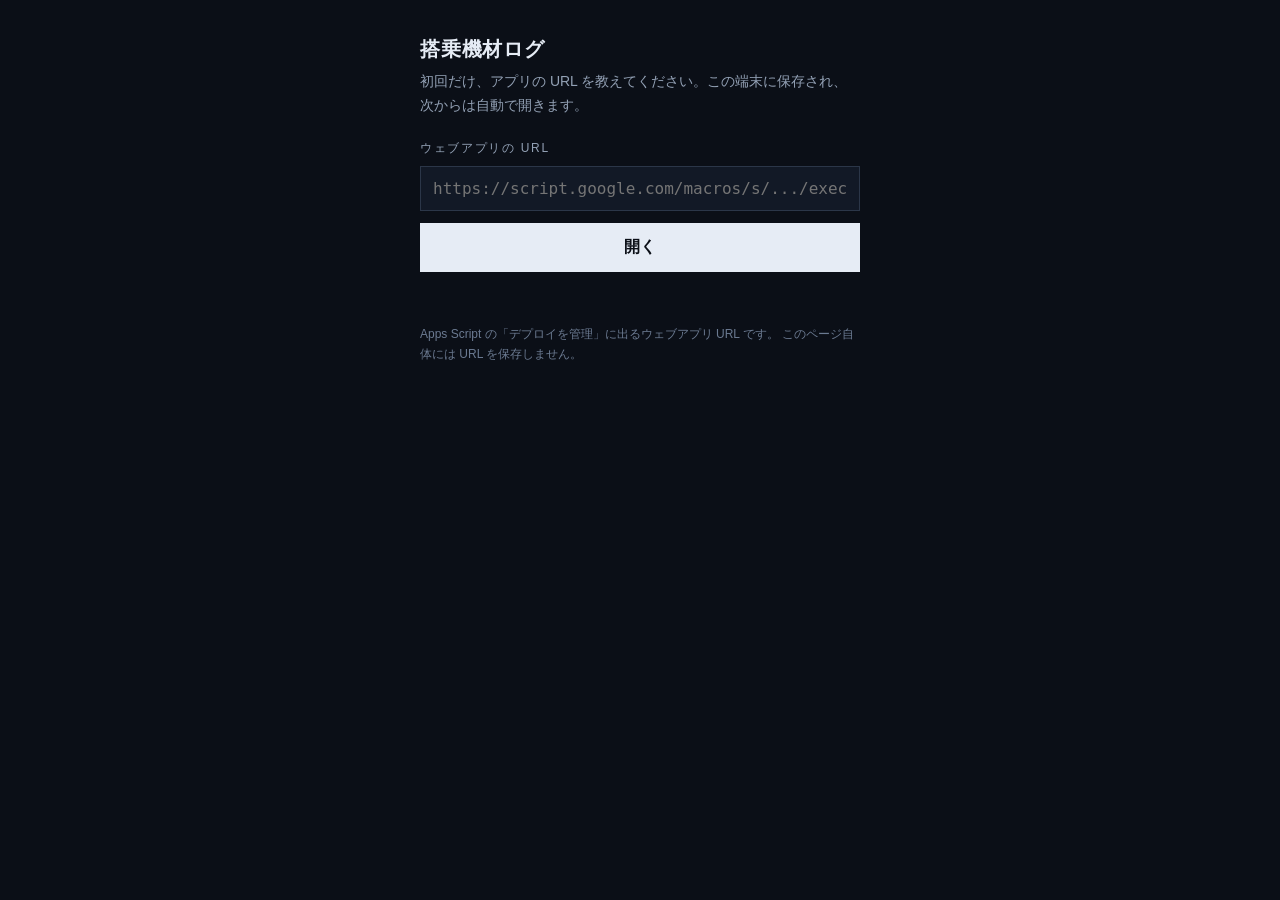
<file: docs/index.html>
<!DOCTYPE html>
<html lang="ja">
<head>
<meta charset="utf-8">
<title>搭乗機材ログ</title>
<meta name="viewport" content="width=device-width, initial-scale=1, viewport-fit=cover">

<!-- ホーム画面から開いたとき、Safari の枠を出さずに全画面で起動する -->
<meta name="apple-mobile-web-app-capable" content="yes">
<meta name="apple-mobile-web-app-status-bar-style" content="black-translucent">
<meta name="apple-mobile-web-app-title" content="搭乗機材ログ">
<meta name="mobile-web-app-capable" content="yes">
<meta name="theme-color" content="#0b0f17">

<!-- 検索避け。個人用の道具で、人に見つけてもらう必要がない -->
<meta name="robots" content="noindex, nofollow">

<style>
  :root { color-scheme: dark; }

  html, body {
    margin: 0;
    height: 100%;
    background: #0b0f17;
    color: #e6ecf5;
    font-family: "IBM Plex Sans", "Hiragino Sans", "Yu Gothic UI", sans-serif;
    font-size: 16px;
  }

  /* アプリ本体。枠も余白も無しで画面いっぱいに置く */
  #app {
    display: block;
    border: 0;
    width: 100%;
    height: 100%;
  }

  /* 初回だけ出る設定画面 */
  #setup {
    box-sizing: border-box;
    max-width: 30rem;
    margin-inline: auto;
    padding: max(2rem, env(safe-area-inset-top)) 1.25rem 2rem;
    line-height: 1.7;
  }

  #setup h1 {
    margin: 0 0 .25rem;
    font-size: 1.25rem;
    font-weight: 600;
    letter-spacing: .04em;
  }

  #setup p {
    margin: 0 0 1.25rem;
    font-size: .875rem;
    color: #93a1b5;
  }

  #setup label {
    display: block;
    margin-bottom: .5rem;
    font-size: .75rem;
    letter-spacing: .14em;
    color: #93a1b5;
  }

  #url {
    box-sizing: border-box;
    width: 100%;
    padding: .75rem;
    border: 1px solid #2b3648;
    border-radius: 0;
    background: #121926;
    color: #e6ecf5;
    /* 16px 未満にすると iOS でフォーカス時に勝手に拡大される */
    font-size: 16px;
    font-family: "IBM Plex Mono", ui-monospace, monospace;
  }

  #url:focus { outline: 2px solid #4f7cd4; outline-offset: 2px; }

  #go {
    width: 100%;
    margin-top: .75rem;
    padding: .875rem;
    border: 0;
    border-radius: 0;
    background: #e6ecf5;
    color: #0b0f17;
    font-size: 1rem;
    font-weight: 600;
    font-family: inherit;
    cursor: pointer;
  }

  #err {
    margin-top: .75rem;
    font-size: .875rem;
    color: #ff8f8f;
    min-height: 1.4em;
  }

  #setup small {
    display: block;
    margin-top: 2rem;
    font-size: .75rem;
    color: #6b7a91;
  }

  [hidden] { display: none !important; }
</style>
</head>
<body>

<!--
  Google Apps Script のウェブアプリを、自分のページの中に iframe で開くだけの器。

  なぜこれが要るのか
    /exec を直接開くと Google が「このアプリケーションは Google Apps Script の
    ユーザーによって作成されたものです」というバナーを上に出す。あれは自分の
    HTML の外側にある Google のページが描いていて、オリジンが違うので
    こちらの CSS も JS も届かない。最上位を自分のページにすれば経由しない。

  なぜ URL をこのファイルに書かないのか
    このページは GitHub Pages で公開される。アプリには認証が無く、URL を
    知らないことだけが保護になっている。ここに書くと、辿り着いた誰もが
    搭乗記録を消せてしまう。URL は端末側（# と localStorage）に置く。
-->

<iframe id="app" hidden title="搭乗機材ログ"
        allow="clipboard-read; clipboard-write"></iframe>

<main id="setup" hidden>
  <h1>搭乗機材ログ</h1>
  <p>初回だけ、アプリの URL を教えてください。この端末に保存され、次からは自動で開きます。</p>

  <label for="url">ウェブアプリの URL</label>
  <input id="url" type="url" inputmode="url" autocomplete="off"
         autocapitalize="off" autocorrect="off" spellcheck="false"
         placeholder="https://script.google.com/macros/s/.../exec">
  <button id="go" type="button">開く</button>
  <p id="err" role="status" aria-live="polite"></p>

  <small>
    Apps Script の「デプロイを管理」に出るウェブアプリ URL です。
    このページ自体には URL を保存しません。
  </small>
</main>

<script>
(function () {
  'use strict';

  var KEY = 'flightLogExecUrl';

  /*
   * 受け付ける URL を Apps Script のウェブアプリだけに絞る。
   * # の中身は他人から送りつけられる余地があるので、素通しにすると
   * 偽のページを自分のドメインの中で開かせることができてしまう。
   */
  var VALID = /^https:\/\/script\.google\.com\/macros\/s\/[A-Za-z0-9_-]+\/exec(\?[^#]*)?$/;

  var iframe = document.getElementById('app');
  var setup = document.getElementById('setup');
  var field = document.getElementById('url');
  var err = document.getElementById('err');

  function open_(url) {
    iframe.src = url;
    iframe.hidden = false;
    setup.hidden = true;
  }

  function remember(url) {
    try { localStorage.setItem(KEY, url); } catch (e) { /* 保存できなくても開ける */ }
  }

  function saved() {
    try { return localStorage.getItem(KEY) || ''; } catch (e) { return ''; }
  }

  /*
   * # を優先する。ホーム画面のショートカットに # 付きで入れておけば、
   * Safari に保存を消されても開ける。# はあえて消さない
   */
  var fromHash = decodeURIComponent((location.hash || '').replace(/^#/, ''));

  if (VALID.test(fromHash)) {
    remember(fromHash);
    open_(fromHash);
    return;
  }

  var stored = saved();
  if (VALID.test(stored)) {
    open_(stored);
    return;
  }

  // どちらも無ければ設定画面を出す
  setup.hidden = false;
  if (fromHash) err.textContent = 'この URL は Apps Script のウェブアプリではありません。';

  function submit() {
    var v = field.value.trim();
    if (!VALID.test(v)) {
      err.textContent = 'https://script.google.com/macros/s/… /exec の形で入れてください。';
      field.focus();
      return;
    }
    remember(v);
    open_(v);
  }

  document.getElementById('go').addEventListener('click', submit);
  field.addEventListener('keydown', function (e) {
    if (e.key === 'Enter') { e.preventDefault(); submit(); }
  });
}());
</script>
</body>
</html>
</file>
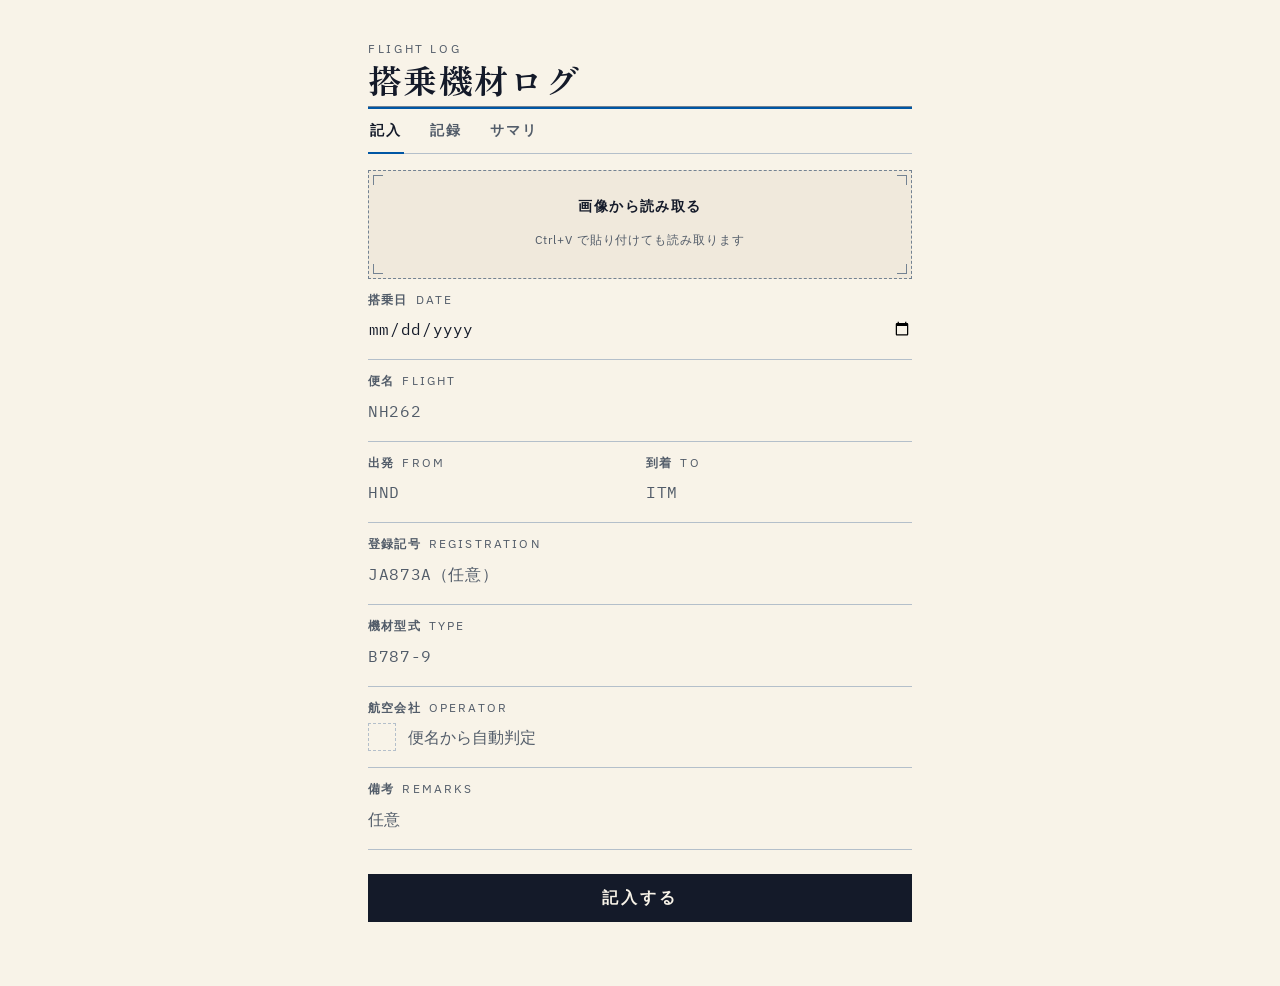
<file: src/index.html>
<!DOCTYPE html>
<html lang="ja">
<head>
  <base target="_top">
  <meta charset="utf-8">
  <link rel="preconnect" href="https://fonts.googleapis.com">
  <link rel="preconnect" href="https://fonts.gstatic.com" crossorigin>
  <link rel="stylesheet" href="https://fonts.googleapis.com/css2?family=Zen+Old+Mincho:wght@400;700&family=IBM+Plex+Sans:wght@400;500;600&family=IBM+Plex+Mono:wght@400;500;600&display=swap">
  <style>
/* Hallmark · genre: editorial · macrostructure: Index-First · theme: custom
 * vibe: "warm ledger stock, blue-black ink, red only for corrections"
 * paper oklch(96.5% 0.015 85) warm-cream · accent oklch(45% 0.15 250) ink-blue
 * alert oklch(50% 0.18 30) ledger-red — corrections and totals only
 * display Zen Old Mincho · body IBM Plex Sans · outlier IBM Plex Mono
 * axes: light paper / classical-serif display / cool accent
 * nav: N6 masthead (left-flush knob) · footer: Ft2 inline rule
 * pre-emit critique: P5 H5 E4 S5 R5 V4
 */

    /* ── tokens ─────────────────────────────────────────────── */

    :root {
      color-scheme: light dark;

      /* 台帳の紙。温かいクリーム地(hue 85) */
      --color-paper:      oklch(96.5% 0.015 85);
      --color-paper-2:    oklch(93.5% 0.019 82);
      --color-paper-3:    oklch(90%   0.022 82);
      /* 紙は温かいまま、その上に引かれるもの（罫・文字）は青黒へ寄せる */
      --color-rule:       oklch(80%   0.020 245);
      --color-rule-firm:  oklch(60%   0.030 250);
      --color-muted:      oklch(47%   0.025 255);
      --color-ink:        oklch(22%   0.030 265);

      /* 主色は記入用のインク青。罫・見出し・活性の目印はすべてこれ */
      --color-accent:      oklch(45% 0.15 250);
      /* 赤は「注意・訂正・合計」だけに退く。台帳で赤が担う役割そのまま */
      --color-accent-warm: oklch(50% 0.18 30);
      --color-focus:       oklch(45% 0.15 250);

      /*
       * ロゴを刷る下地。明暗どちらのテーマでも明るいままにする。
       * 航空会社のロゴは濃色・透過 PNG が多く、暗い地色に直接置くと沈んで
       * 消える。明るい紙に刷って貼り付けたシールとして扱う。
       */
      --color-sticker:    oklch(98% 0.006 85);

      --font-display: "Zen Old Mincho", "Hiragino Mincho ProN", "Yu Mincho", serif;
      --font-body:    "IBM Plex Sans", "Hiragino Sans", "Yu Gothic UI", "Meiryo", sans-serif;
      --font-figure:  "IBM Plex Mono", ui-monospace, "SFMono-Regular", monospace;

      --space-3xs: 0.125rem;
      --space-2xs: 0.25rem;
      --space-xs:  0.5rem;
      --space-sm:  0.75rem;
      --space-md:  1rem;
      --space-lg:  1.5rem;
      --space-xl:  2.5rem;
      --space-2xl: 4rem;

      --text-xs:   0.75rem;    /* 12px。iOS の Caption 1。これ未満にはしない */
      --text-sm:   0.875rem;   /* 14px */
      --text-base: 1rem;       /* 16px。iOS で入力欄が勝手に拡大されない下限 */
      --text-md:   1.125rem;   /* 18px */
      --text-xl:   1.75rem;    /* 28px */

      --rule-hair: 1px;
      --rule-firm: 2px;
      --page-gutter: clamp(0.875rem, 4vw, 2rem);

      /* 台帳に角丸は無い。ここを 0 に固定することが今回の設計の背骨 */
      --radius: 0;

      --ease-out:    cubic-bezier(0.16, 1, 0.3, 1);
      --ease-in:     cubic-bezier(0.7, 0, 0.84, 0);
      --ease-in-out: cubic-bezier(0.65, 0, 0.35, 1);
      --dur-micro: 120ms;
      --dur-short: 220ms;

      --shadow-hair: 0 1px 2px oklch(20% 0.01 265 / 0.14);

      --z-base: 1;
      --z-dropdown: 100;
      --z-toast: 500;
    }

    @media (prefers-color-scheme: dark) {
      :root:not([data-theme="light"]) {
        /* 革表紙の記録簿を灯りの下で開いた状態。色相は動かさず明度と彩度だけ動かす */
        --color-paper:      oklch(16%   0.016 265);
        --color-paper-2:    oklch(19.5% 0.018 265);
        --color-paper-3:    oklch(23%   0.020 263);
        --color-rule:       oklch(33%   0.020 258);
        --color-rule-firm:  oklch(52%   0.024 254);
        --color-muted:      oklch(70%   0.020 252);
        --color-ink:        oklch(93%   0.014 250);

        --color-accent:      oklch(70% 0.12 250);
        --color-accent-warm: oklch(66% 0.15 32);
        --color-focus:       oklch(70% 0.12 250);

        --shadow-hair: 0 1px 2px oklch(4% 0.01 70 / 0.5);
      }
    }

    /* ── base ───────────────────────────────────────────────── */

    *, *::before, *::after { box-sizing: border-box; }

    html, body { overflow-x: clip; }

    html { -webkit-text-size-adjust: 100%; }

    body {
      margin: 0;
      padding-block: 0 var(--space-2xl);
      padding-inline: max(var(--page-gutter), env(safe-area-inset-left))
                      max(var(--page-gutter), env(safe-area-inset-right));
      background: var(--color-paper);
      color: var(--color-ink);
      font-family: var(--font-body);
      font-size: var(--text-base);
      line-height: 1.55;
      font-variant-numeric: tabular-nums;
    }

    .sheet { max-width: 34rem; margin-inline: auto; }

    /* ── N6 masthead（左寄せノブ） ──────────────────────────── */

    .mast { padding-block: var(--space-lg) 0; }

    .mast__meta {
      margin: 0;
      font-size: var(--text-xs);
      letter-spacing: 0.22em;
      color: var(--color-muted);
    }

    .mast__name {
      margin: var(--space-3xs) 0 var(--space-xs);
      font-family: var(--font-display);
      font-weight: 700;
      font-size: var(--text-xl);
      line-height: 1.1;
      letter-spacing: 0.04em;
      overflow-wrap: anywhere;
      min-width: 0;
    }

    /* 見出し下の二重罫。細い罫の下に赤の太罫を置く＝記録簿の表紙の作法 */
    .mast__rule {
      border: 0;
      border-top: var(--rule-hair) solid var(--color-rule-firm);
      border-bottom: var(--rule-firm) solid var(--color-accent);
      height: 3px;
      margin: 0;
    }

    /* ── 見出しタブ ─────────────────────────────────────────── */

    .tabs {
      display: flex;
      gap: var(--space-lg);
      border-bottom: var(--rule-hair) solid var(--color-rule);
    }

    .tab {
      appearance: none;
      background: none;
      border: 0;
      border-bottom: var(--rule-firm) solid transparent;
      margin-bottom: -1px;
      padding: var(--space-sm) var(--space-3xs);
      min-height: 44px;
      font-family: var(--font-body);
      font-size: var(--text-sm);
      font-weight: 600;
      letter-spacing: 0.14em;
      color: var(--color-muted);
      white-space: nowrap;
      cursor: pointer;
      transition: color var(--dur-micro) var(--ease-out);
    }

    .tab[aria-selected="true"] {
      color: var(--color-ink);
      border-bottom-color: var(--color-accent);
    }

    .tab:active { color: var(--color-ink); }
    .tab:focus-visible { outline: var(--rule-firm) solid var(--color-focus); outline-offset: 2px; }

    .panel { display: none; }
    .panel[data-active="true"] { display: block; }

    /* ── 記入欄：罫線の上に書く ─────────────────────────────── */

    .form { margin: 0; }

    .row {
      display: grid;
      gap: var(--space-3xs);
      padding-block: var(--space-sm);
      border-bottom: var(--rule-hair) solid var(--color-rule);
    }

    /* 区間は 1 本の罫の中に 2 欄 */
    .row--split {
      grid-template-columns: 1fr 1fr;
      align-items: end;
      column-gap: var(--space-sm);
    }

    .cell { display: grid; gap: var(--space-3xs); min-width: 0; }

    /* 航空会社欄。左にロゴ枠を置き、記入中にロゴの有無が見えるようにする */
    .row__withmark {
      display: grid;
      grid-template-columns: auto minmax(0, 1fr);
      gap: var(--space-sm);
      align-items: center;
    }

    .airlogo {
      display: grid;
      place-items: center;
      width: 1.75rem;
      height: 1.75rem;
      appearance: none;
      margin: 0;
      padding: var(--space-3xs);
      border: var(--rule-hair) dashed var(--color-rule-firm);
      background: var(--color-sticker);
      cursor: pointer;
    }

    /* ロゴが入っている、またはコードが決まっている状態。枠を実線にする */
    .airlogo[data-state="has"],
    .airlogo[data-state="code"] { border-style: solid; }

    /* 便名が無いと紐づける会社が決まらないので押せない */
    .airlogo[disabled] {
      cursor: default;
      border-color: var(--color-rule);
      background: none;
    }

    .airlogo:focus-visible {
      outline: var(--rule-firm) solid var(--color-focus);
      outline-offset: 2px;
    }

    .airlogo img { display: block; width: 100%; height: 100%; object-fit: contain; }

    .airlogo__code {
      font-family: var(--font-figure);
      font-size: var(--text-xs);
      font-weight: 600;
      letter-spacing: 0.04em;
      color: var(--color-ink);
    }

    .airlogo__none { color: var(--color-rule-firm); font-size: var(--text-xs); }

    /* 和英併記。実際の航空書式がそうなっているので飾りではない */
    .lab {
      display: flex;
      align-items: baseline;
      gap: var(--space-xs);
      font-size: var(--text-xs);
      font-weight: 600;
      letter-spacing: 0.1em;
      color: var(--color-muted);
    }

    .lab__lat {
      font-weight: 400;
      font-size: var(--text-xs);
      letter-spacing: 0.18em;
      color: var(--color-muted);
    }

    .fld {
      width: 100%;
      min-width: 0;
      appearance: none;
      background: transparent;
      border: 0;
      border-radius: var(--radius);
      padding: var(--space-2xs) 0;
      /* 16px 未満にすると iOS でフォーカス時に勝手にズームされる */
      font-size: var(--text-base);
      font-family: var(--font-body);
      color: var(--color-ink);
      min-height: 2.25rem;
    }

    .fld::placeholder { color: var(--color-muted); }
    .fld:focus { outline: none; }

    /* フォーカスは欄そのものではなく行の罫を赤くする。紙に定規を当てた感じ */
    .row:focus-within { border-bottom-color: var(--color-accent); }

    .fld:focus-visible { outline: var(--rule-firm) solid var(--color-focus); outline-offset: 3px; }

    .fld--fig { font-family: var(--font-figure); letter-spacing: 0.04em; }
    .fld--upper { text-transform: uppercase; }

    /* iOS の Safari は input[type=date] に固有の幅を持たせるため、
       width:100% が効かず欄からはみ出す。appearance を落として外す */
    input[type="date"].fld {
      display: block;
      max-width: 100%;
      text-align: left;
      font-family: var(--font-figure);
    }

    .fld:disabled { color: var(--color-muted); cursor: default; }

    .fld.is-invalid { border-bottom: var(--rule-firm) solid var(--color-accent-warm); }

    /* ── 写真を貼る欄 ───────────────────────────────────────── */

    .affix {
      position: relative;
      margin-block: var(--space-md) 0;
      padding: var(--space-md) var(--space-sm);
      border: var(--rule-hair) dashed var(--color-rule-firm);
      background: var(--color-paper-2);
    }

    /* 写真コーナー（台紙の金具）。この書式が何であるかを一目で語る */
    .affix__corner {
      position: absolute;
      width: 10px;
      height: 10px;
      border: 0 solid var(--color-rule-firm);
    }

    .affix__corner:nth-of-type(1) { top: 4px;    left: 4px;  border-width: 1px 0 0 1px; }
    .affix__corner:nth-of-type(2) { top: 4px;    right: 4px; border-width: 1px 1px 0 0; }
    .affix__corner:nth-of-type(3) { bottom: 4px; left: 4px;  border-width: 0 0 1px 1px; }
    .affix__corner:nth-of-type(4) { bottom: 4px; right: 4px; border-width: 0 1px 1px 0; }

    .affix__btn {
      display: block;
      width: 100%;
      appearance: none;
      background: none;
      border: 0;
      border-radius: var(--radius);
      padding: var(--space-2xs);
      min-height: 40px;
      font-family: var(--font-body);
      font-size: var(--text-sm);
      font-weight: 600;
      letter-spacing: 0.1em;
      color: var(--color-ink);
      white-space: nowrap;
      cursor: pointer;
    }

    .affix__btn:active { color: var(--color-accent); }
    .affix__btn:focus-visible { outline: var(--rule-firm) solid var(--color-focus); outline-offset: 2px; }
    .affix__btn[disabled] { color: var(--color-muted); cursor: default; }

    .affix__hint {
      margin: var(--space-2xs) 0 0;
      font-size: var(--text-xs);
      letter-spacing: 0.08em;
      color: var(--color-muted);
      text-align: center;
    }

    /* Ctrl+V の案内はマウスのある端末にだけ。スマホに Ctrl+V は無い */
    .affix__hint--paste { display: none; }
    @media (hover: hover) and (pointer: fine) {
      .affix__hint--paste { display: block; }
    }

    .scanout { margin: var(--space-sm) 0 0; font-size: var(--text-sm); color: var(--color-muted); }

    .scanout__engine {
      font-family: var(--font-figure);
      font-size: var(--text-xs);
      letter-spacing: 0.12em;
      color: var(--color-accent);
      margin-inline-end: var(--space-xs);
    }

    .scanout__note { margin: var(--space-2xs) 0 0; color: var(--color-accent-warm); }
    .scanout summary { cursor: pointer; margin-top: var(--space-2xs); }

    .scanout pre {
      margin: var(--space-2xs) 0 0;
      padding: var(--space-xs);
      max-height: 11rem;
      overflow: auto;
      background: var(--color-paper);
      border: var(--rule-hair) solid var(--color-rule);
      font-family: var(--font-figure);
      font-size: var(--text-xs);
      line-height: 1.5;
      white-space: pre-wrap;
      word-break: break-all;
    }

    /* ── 記入の確認 ─────────────────────────────────────────── */

    .alert {
      display: none;
      margin: var(--space-md) 0 0;
      padding: var(--space-xs) var(--space-sm);
      border-inline-start: var(--rule-firm) solid var(--color-accent-warm);
      font-size: var(--text-sm);
      color: var(--color-accent-warm);
    }

    .alert[data-show="true"] { display: block; }

    .submit {
      width: 100%;
      margin-top: var(--space-lg);
      appearance: none;
      background: var(--color-ink);
      color: var(--color-paper);
      border: 0;
      border-radius: var(--radius);
      padding: var(--space-sm);
      min-height: 48px;
      font-family: var(--font-body);
      font-size: var(--text-base);
      font-weight: 600;
      letter-spacing: 0.18em;
      white-space: nowrap;
      cursor: pointer;
      transition: transform var(--dur-micro) var(--ease-out);
    }

    .submit:active { transform: translateY(1px); }
    .submit:focus-visible { outline: var(--rule-firm) solid var(--color-focus); outline-offset: 3px; }
    .submit[disabled] { background: var(--color-rule-firm); cursor: default; transform: none; }

    /* ── 台帳 ───────────────────────────────────────────────── */

    .tally {
      display: flex;
      flex-wrap: wrap;
      gap: var(--space-sm) var(--space-lg);
      padding-block: var(--space-md);
      font-size: var(--text-xs);
      letter-spacing: 0.14em;
      color: var(--color-muted);
    }

    .tally__n {
      font-size: var(--text-md);
      font-weight: 600;
      color: var(--color-ink);
      margin-inline-end: var(--space-2xs);
    }

    /*
     * 行が押せることの案内。スマホには hover が無く、行がただの文字に見える。
     * 押せると分かる手がかりがどこにも無かった
     */
    .ledger__hint {
      margin: 0 0 var(--space-sm);
      font-size: var(--text-xs);
      letter-spacing: 0.08em;
      color: var(--color-muted);
    }

    .ledger__head {
      padding-block: var(--space-2xs);
      border-top: var(--rule-hair) solid var(--color-rule-firm);
      border-bottom: var(--rule-hair) solid var(--color-rule-firm);
      font-size: var(--text-xs);
      letter-spacing: 0.18em;
      color: var(--color-muted);
    }

    .year {
      padding-block: var(--space-lg) var(--space-2xs);
      border-bottom: var(--rule-hair) solid var(--color-accent);
      font-family: var(--font-figure);
      font-size: var(--text-sm);
      font-weight: 600;
      letter-spacing: 0.2em;
      color: var(--color-accent);
    }

    .year:first-child { padding-top: var(--space-sm); }

    /*
     * 1 行に 2 つのボタンを並べる。左端の印はロゴの操作、本体は記録の編集。
     * 入れ子のボタンは作れないので、grid の列をそのまま当たり判定に使う。
     */
    .entry {
      display: grid;
      grid-template-columns: 2.75rem minmax(0, 1fr);
      gap: var(--space-xs);
      align-items: center;
      padding-block: var(--space-xs);

      /* 空港名の大きさ。飛行機と型式の箱の高さもこれに追従させる */
      --port-size: var(--text-md);
      --port-line: 1.3;
      /*
       * 補足の行は空港名の下にぶら下がる。同じ高さを上にも履かせると
       * 空港名が行の縦中央に来る。行の中央はロゴと型式にも共通なので、
       * これで行の要素がすべて同じ高さに並ぶ
       */
      --leg-offset: calc(var(--text-xs) * 1.55 + var(--space-2xs));

      /*
       * 飛行機と日付を持ち上げる量。日付がぶら下がるぶん、この二つは
       * ひと組として行の中心より --leg-offset の半分だけ下に寄る。
       * その半分だけ戻す。全部戻すと飛行機が空港名から浮き、
       * 日付が空港名と同じ高さに入り込んで窮屈になる
       */
      --leg-lift: calc(var(--leg-offset) / 4);
      border-bottom: var(--rule-hair) solid var(--color-rule);
    }

    .entry__mark,
    .entry__body {
      appearance: none;
      margin: 0;
      padding: 0;
      border: 0;
      background: none;
      font: inherit;
      color: inherit;
      text-align: start;
    }

    button.entry__mark,
    button.entry__body { cursor: pointer; }

    button.entry__mark:focus-visible,
    button.entry__body:focus-visible {
      outline: var(--rule-firm) solid var(--color-focus);
      outline-offset: 2px;
    }

    button.entry__mark:active,
    button.entry__body:active { opacity: .65; }

    .entry__body {
      display: grid;
      min-width: 0;
    }

    .entry__main {
      min-width: 0;
      display: grid;
      gap: var(--space-2xs);
      padding-block-start: var(--leg-offset);
    }

    /*
     * 出発と到着を列の両端へ振り、間を細い罫で結ぶ。
     * 空港名は長さがまちまち（羽田(HND) と 台北桃園(TPE)）なので、
     * 両端は縮んで折り返せるようにし、余った幅を罫が吸う
     */
    .entry__leg {
      /*
       * 左右を同じ幅の列にして、飛行機を必ず真ん中に置く。
       * flex で伸縮させると両側の空港名の長さで位置が動き、
       * 行ごとに飛行機が左右にばらつく
       */
      display: grid;
      grid-template-columns: minmax(0, 1fr) auto minmax(0, 1fr);
      align-items: baseline;
      gap: var(--space-2xs);
      min-width: 0;
    }

    .entry__port {
      min-width: 0;
      font-size: var(--port-size);
      font-weight: 600;
      line-height: var(--port-line);
      overflow-wrap: anywhere;
    }

    /* 区間が片側しかない行。飛行機も相手もいないので 3 列ぜんぶ使う */
    .entry__port:only-child { grid-column: 1 / -1; }

    .entry__port--arr { text-align: end; }
    .entry__port--none { font-weight: 400; color: var(--color-muted); }

    /*
     * 空港名は baseline で揃えているので、飛行機だけ align-self:center にすると
     * 行が 2 段になったときに段の間へ落ちる。空港名 1 行分の高さの箱を作り、
     * その中で中央に置けば、折り返しても 1 行目と同じ高さに留まる
     */
    .entry__link {
      display: grid;
      place-items: center;
      align-self: start;
      /*
       * 左右の余白は列の gap に任せる。ここにも余白を足すと、
       * 鹿児島(KOJ) のような長い区間が 390px で折り返す。
       * 両脇は伸び縮みする列なので、普段の行では十分に空く
       */
      height: calc(var(--port-size) * var(--port-line));
      margin-block-start: calc(var(--leg-lift) * -1);
      color: var(--color-rule-firm);
    }

    .entry__link svg {
      display: block;
      width: 1.125rem;
      height: 1.125rem;
      fill: currentColor;
    }

    @media (hover: hover) and (pointer: fine) {
      button.entry__body:hover .entry__port {
        text-decoration: underline;
        text-underline-offset: 3px;
      }
      button.entry__mark:hover .carrier,
      button.entry__mark:hover .carrier-logo { border-color: var(--color-accent); }
    }

    /* 交互の地色。行を目で追うための実用で、装飾ではない。
       年の見出しが間に挟まるので、偶奇は JS 側で数える */
    .entry--alt { background: var(--color-paper-2); }

    /*
     * 印も飛行機・型式と同じ作りにする。空港名 1 行分の高さの箱を
     * 本文と同じ位置から起こし、その中で中央に置く。枠は箱より大きいので
     * 上下にはみ出すが、はみ出しは行の高さを変えない。
     * 行の中央に置くと、空港名が折り返した行だけ印が下がってしまう
     */
    .entry__mark {
      display: grid;
      justify-items: start;
      align-content: center;
      align-self: start;
      margin-block-start: var(--leg-offset);
      height: calc(var(--port-size) * var(--port-line));
    }

    /*
     * 航空会社は 2 レターコードを枠で囲った符号として出す。
     * 実物のロゴは商標で持ち込めないうえ、台帳の欄外に押す印という
     * この書式の語彙にも符号のほうが合う。表に無い会社でも必ず出る。
     */
    .carrier {
      display: grid;
      place-items: center;
      width: 2.5rem;
      height: 2.5rem;
      border: var(--rule-hair) solid var(--color-rule-firm);
      font-family: var(--font-figure);
      font-size: var(--text-sm);
      font-weight: 600;
      line-height: 1;
      letter-spacing: 0.06em;
      color: var(--color-ink);
    }

    /* ロゴがある会社はこちら。符号と同じ枠の位置に収め、台帳の桁を崩さない */
    .carrier-logo {
      display: block;
      width: 2.5rem;
      height: 2.5rem;
      object-fit: contain;
      padding: var(--space-3xs);
      border: var(--rule-hair) solid var(--color-rule);
      background: var(--color-sticker);
    }

    .entry__meta {
      display: block;
      min-width: 0;
      /*
       * 持ち上げたぶんを下に足し返す。本文の高さが変わらないので、
       * 行の高さも空港名が行の中心に乗っていることも保たれる
       */
      margin-block: calc(var(--leg-lift) * -1) var(--leg-lift);
      /* 飛行機は leg の中央にあるので、中央寄せにすればその真下に来る */
      text-align: center;
      overflow-wrap: anywhere;
      font-family: var(--font-figure);
      font-size: var(--text-xs);
      letter-spacing: 0.04em;
      color: var(--color-muted);
    }

    .empty { padding-block: var(--space-xl); color: var(--color-muted); font-size: var(--text-sm); }

    /* 編集中であることの表示。記入と上書きを取り違えると記録が壊れる */
    .editing {
      display: none;
      align-items: baseline;
      justify-content: space-between;
      gap: var(--space-sm);
      margin-top: var(--space-md);
      padding: var(--space-xs) var(--space-sm);
      border-inline-start: var(--rule-firm) solid var(--color-accent);
      background: var(--color-paper-2);
      font-size: var(--text-sm);
    }

    .editing[data-show="true"] { display: flex; }

    .editing__acts { display: flex; gap: var(--space-md); white-space: nowrap; }

    /*
     * 削除は 2 段階。1 回目で「本当に削除」に変わり、もう一度押すと消える。
     * ネイティブの confirm() は GAS のサンドボックス iframe で出ない恐れがあり、
     * 「押しても何も起きない」が最悪なので使わない。
     */
    .editing__del {
      appearance: none;
      margin: 0;
      padding: var(--space-3xs) 0;
      border: 0;
      background: none;
      font: inherit;
      font-weight: 600;
      color: var(--color-accent-warm);
      text-decoration: underline;
      text-underline-offset: 3px;
      white-space: nowrap;
      cursor: pointer;
    }

    .editing__del[data-arm="true"] {
      padding-inline: var(--space-xs);
      border: var(--rule-firm) solid var(--color-accent-warm);
      text-decoration: none;
    }

    .editing__del:focus-visible {
      outline: var(--rule-firm) solid var(--color-focus);
      outline-offset: 2px;
    }

    .editing__cancel {
      appearance: none;
      margin: 0;
      padding: var(--space-3xs) 0;
      border: 0;
      background: none;
      font: inherit;
      font-weight: 600;
      color: var(--color-accent);
      text-decoration: underline;
      text-underline-offset: 3px;
      white-space: nowrap;
      cursor: pointer;
    }

    .editing__cancel:focus-visible {
      outline: var(--rule-firm) solid var(--color-focus);
      outline-offset: 2px;
    }

    /* ── サマリ ─────────────────────────────────────────────── */

    .sum__head {
      margin-top: var(--space-xl);
      padding-block: var(--space-2xs);
      border-bottom: var(--rule-hair) solid var(--color-rule-firm);
      font-size: var(--text-xs);
      letter-spacing: 0.18em;
      color: var(--color-muted);
    }

    /*
     * 1 行は「名前・棒・数」。棒は幅を比で持たせるだけの罫で、
     * 数を読まなくても多い少ないが分かる
     */
    .stat {
      display: grid;
      grid-template-columns: minmax(0, 1fr) 3.5rem 2.25rem;
      gap: var(--space-xs);
      align-items: center;
      padding-block: var(--space-xs);
      border-bottom: var(--rule-hair) solid var(--color-rule);
    }

    /* 航空会社の行だけ、台帳と同じ印を左に置く */
    .stat--air { grid-template-columns: 1.5rem minmax(0, 1fr) 3.5rem 2.25rem; }

    .stat__mark {
      display: block;
      width: 1.5rem;
      height: 1.5rem;
      object-fit: contain;
      background: var(--color-sticker);
      border: var(--rule-hair) solid var(--color-rule);
    }

    .stat__code {
      display: grid;
      place-items: center;
      width: 1.5rem;
      height: 1.5rem;
      border: var(--rule-hair) solid var(--color-rule-firm);
      font-family: var(--font-figure);
      font-size: var(--text-xs);
      font-weight: 600;
      line-height: 1;
      color: var(--color-ink);
    }

    .stat__label {
      min-width: 0;
      font-size: var(--text-sm);
      overflow-wrap: anywhere;
    }

    .stat__bar {
      display: block;
      height: var(--rule-firm);
      background: var(--color-rule);
    }

    .stat__bar i {
      display: block;
      height: 100%;
      background: var(--color-accent);
    }

    .stat__n {
      font-family: var(--font-figure);
      font-size: var(--text-sm);
      font-weight: 600;
      text-align: end;
    }

    .stat__rest {
      padding-block: var(--space-xs);
      font-size: var(--text-xs);
      letter-spacing: 0.08em;
      color: var(--color-muted);
    }

    /* Ft2 · 繰越合計。台帳の頁末にある行をそのまま機能させる */
    .colophon {
      display: flex;
      justify-content: space-between;
      gap: var(--space-sm);
      margin-top: var(--space-md);
      padding-top: var(--space-xs);
      border-top: var(--rule-firm) solid var(--color-rule-firm);
      font-size: var(--text-xs);
      letter-spacing: 0.14em;
      color: var(--color-muted);
    }

    /* ── 候補 ───────────────────────────────────────────────── */

    .combo-host { position: relative; }

    .suggest {
      display: none;
      position: absolute;
      z-index: var(--z-dropdown);
      max-height: 15rem;
      overflow-y: auto;
      -webkit-overflow-scrolling: touch;
      touch-action: pan-y;
      background: var(--color-paper);
      border: var(--rule-hair) solid var(--color-rule-firm);
      box-shadow: var(--shadow-hair);
    }

    .suggest__item {
      display: flex;
      justify-content: space-between;
      align-items: baseline;
      gap: var(--space-sm);
      padding: var(--space-xs) var(--space-sm);
      min-height: 44px;
      border-bottom: var(--rule-hair) solid var(--color-rule);
      font-size: var(--text-sm);
      cursor: pointer;
    }

    .suggest__item:last-child { border-bottom: 0; }
    .suggest__val { font-family: var(--font-figure); font-weight: 600; }
    .suggest__lab { font-size: var(--text-xs); color: var(--color-muted); }

    @media (hover: hover) and (pointer: fine) {
      .suggest__item:hover { background: var(--color-paper-3); }
    }

    /* ── 通知 ───────────────────────────────────────────────── */

    #toast {
      position: fixed;
      inset-inline: var(--page-gutter);
      bottom: max(var(--space-md), env(safe-area-inset-bottom));
      max-width: 32rem;
      margin-inline: auto;
      z-index: var(--z-toast);
      padding: var(--space-sm) var(--space-md);
      background: var(--color-ink);
      color: var(--color-paper);
      border-inline-start: var(--rule-firm) solid var(--color-accent);
      font-size: var(--text-sm);
      opacity: 0;
      transform: translateY(6px);
      transition: opacity var(--dur-short) var(--ease-out), transform var(--dur-short) var(--ease-out);
      pointer-events: none;
    }

    #toast[data-show="true"] { opacity: 1; transform: none; }
    #toast[data-kind="error"] { border-inline-start-color: var(--color-accent-warm); }

    @media (prefers-reduced-motion: reduce) {
      *, *::before, *::after {
        animation-duration: 150ms !important;
        transition-duration: 150ms !important;
      }
      .submit:active { transform: none; }
    }

    /*
     * 360px 未満では空港名が両端に収まらず毎行折り返す。
     * 台北桃園(TPE) のような長い名前は結局折り返すが、
     * 羽田(HND) 程度なら 1 行に収まるところまで落とす
     */
    @media (max-width: 22.5rem) {
      .entry { --port-size: var(--text-sm); }
    }

    @media (min-width: 40rem) {
      .mast { padding-block: var(--space-xl) 0; }
      .mast__name { font-size: 2.125rem; }
    }
  </style>
</head>
<body>
  <!--
    区間を結ぶ飛行機。絵文字は端末ごとに形も向きも変わるので自分で描く。
    形の定義は 1 回だけ置き、各行は <use> で参照する
  -->
  <svg width="0" height="0" style="position:absolute" aria-hidden="true" focusable="false">
    <symbol id="ic-plane" viewBox="0 0 32 32">
      <path d="M30 16 L21 13.8 L13 3 L10 3 L16.5 13.6 L7 13.8 L4 8 L2 8 L4.5 13.9 L3 16 L4.5 18.1 L2 24 L4 24 L7 18.2 L16.5 18.4 L10 29 L13 29 L21 18.2 Z"/>
    </symbol>
  </svg>

  <div class="sheet">

    <header class="mast">
      <p class="mast__meta">FLIGHT LOG</p>
      <h1 class="mast__name">搭乗機材ログ</h1>
      <hr class="mast__rule" aria-hidden="true">
    </header>

    <nav class="tabs" role="tablist" aria-label="表示の切り替え">
      <button type="button" class="tab" id="tab-input" role="tab" aria-selected="true"
              aria-controls="panel-input" data-panel="panel-input">記入</button>
      <button type="button" class="tab" id="tab-log" role="tab" aria-selected="false"
              aria-controls="panel-log" data-panel="panel-log">記録</button>
      <button type="button" class="tab" id="tab-summary" role="tab" aria-selected="false"
              aria-controls="panel-summary" data-panel="panel-summary">サマリ</button>
    </nav>

    <section id="panel-input" class="panel" data-active="true" role="tabpanel" aria-labelledby="tab-input">
      <form id="form" class="form" autocomplete="off" novalidate>

        <div class="editing" id="editing" data-show="false">
          <span id="editingLabel"></span>
          <span class="editing__acts">
            <button type="button" class="editing__cancel" id="editCancel">やめる</button>
            <button type="button" class="editing__del" id="editDelete">削除</button>
          </span>
        </div>

        <div class="affix">
          <span class="affix__corner" aria-hidden="true"></span>
          <span class="affix__corner" aria-hidden="true"></span>
          <span class="affix__corner" aria-hidden="true"></span>
          <span class="affix__corner" aria-hidden="true"></span>
          <button type="button" class="affix__btn" id="scanBtn">画像から読み取る</button>
          <input type="file" id="photo" accept="image/*" tabindex="-1"
                 style="position:absolute;width:0;height:0;opacity:0">
          <p class="affix__hint affix__hint--paste">Ctrl+V で貼り付けても読み取ります</p>
          <div class="scanout" id="scanResult"></div>
        </div>

        <div class="row">
          <label class="lab" for="date">搭乗日<span class="lab__lat">DATE</span></label>
          <input type="date" class="fld" id="date" required>
        </div>

        <div class="row">
          <label class="lab" for="flightNo">便名<span class="lab__lat">FLIGHT</span></label>
          <input class="fld fld--fig fld--upper" id="flightNo" placeholder="NH262"
                 autocapitalize="characters" autocorrect="off" spellcheck="false">
        </div>

        <div class="row row--split">
          <div class="cell">
            <label class="lab" for="dep">出発<span class="lab__lat">FROM</span></label>
            <input class="fld fld--fig fld--upper" id="dep" placeholder="HND" maxlength="4" required
                   autocapitalize="characters" autocorrect="off" spellcheck="false">
          </div>
          <div class="cell">
            <label class="lab" for="arr">到着<span class="lab__lat">TO</span></label>
            <input class="fld fld--fig fld--upper" id="arr" placeholder="ITM" maxlength="4" required
                   autocapitalize="characters" autocorrect="off" spellcheck="false">
          </div>
        </div>

        <div class="row">
          <label class="lab" for="registration">登録記号<span class="lab__lat">REGISTRATION</span></label>
          <input class="fld fld--fig fld--upper" id="registration" placeholder="JA873A（任意）"
                 autocapitalize="characters" autocorrect="off" spellcheck="false">
        </div>

        <div class="row">
          <label class="lab" for="aircraftType">機材型式<span class="lab__lat">TYPE</span></label>
          <input class="fld fld--fig" id="aircraftType" placeholder="B787-9">
        </div>

        <div class="row">
          <label class="lab" for="airline">航空会社<span class="lab__lat">OPERATOR</span></label>
          <div class="row__withmark">
            <button type="button" class="airlogo" id="airlineLogo" disabled
                    aria-label="この航空会社のロゴ画像を選ぶ"></button>
            <input class="fld" id="airline" placeholder="便名から自動判定">
          </div>
          <input type="file" id="airlineLogoFile" accept="image/*" tabindex="-1"
                 style="position:absolute;width:0;height:0;opacity:0">
        </div>

        <div class="row">
          <label class="lab" for="note">備考<span class="lab__lat">REMARKS</span></label>
          <input class="fld" id="note" placeholder="任意">
        </div>

        <p class="alert" id="formError"></p>
        <button type="submit" class="submit" id="submit">記入する</button>
      </form>
    </section>

    <section id="panel-log" class="panel" role="tabpanel" aria-labelledby="tab-log">
      <div class="tally" id="tally"></div>
      <p class="ledger__hint" id="ledgerHint" hidden>行をタップすると記入欄で直せます</p>
      <div class="ledger__head" aria-hidden="true">
        <span>ROUTE</span>
      </div>
      <div id="ledger"><p class="empty">読み込み中…</p></div>
      <footer class="colophon" id="colophon"></footer>
    </section>

    <section id="panel-summary" class="panel" role="tabpanel" aria-labelledby="tab-summary">
      <div id="summary"><p class="empty">読み込み中…</p></div>
    </section>

  </div>

  <div id="suggest" class="suggest"></div>
  <div id="toast" role="status" aria-live="polite"></div>

  <script>
    var $ = function (id) { return document.getElementById(id); };

    var submitBtn = $('submit');
    var toastTimer = null;
    var scanning = false;
    var dateTouched = false;
    var editingId = 0;      // 0 なら新規記入、それ以外は台帳のその id を書き換える
    var logRows = [];       // 台帳の最新データ。編集で元の値を引くのに使う
    var suppressSuggest = false;
    var carrierByName = {};   // 航空会社名 → コード。起動時にサーバから受け取る

    /* ---------- タブ ---------- */

    Array.prototype.forEach.call(document.querySelectorAll('.tab'), function (tab) {
      tab.addEventListener('click', function () { switchTab(tab.getAttribute('data-panel')); });
    });

    function switchTab(panelId) {
      hideSuggest();
      Array.prototype.forEach.call(document.querySelectorAll('.tab'), function (t) {
        t.setAttribute('aria-selected', String(t.getAttribute('data-panel') === panelId));
      });
      Array.prototype.forEach.call(document.querySelectorAll('.panel'), function (p) {
        p.setAttribute('data-active', String(p.id === panelId));
      });
      window.scrollTo(0, 0);
    }

    /* ---------- 起動 ---------- */

    google.script.run
      .withSuccessHandler(function (data) {
        if (!$('date').value) $('date').value = data.today;
        renderSuggestions(data.suggestions);
        renderLogos(data.logos);
        if (data.carriers) carrierByName = data.carriers;
        renderLog(data.log);
        updateAirlineSlot();
      })
      .withFailureHandler(function (err) {
        $('ledger').innerHTML = '<p class="empty">読み込みに失敗しました</p>';
        toast(errorText(err), true);
      })
      .bootstrap();

    /* ---------- 登録記号の照合（このアプリの主役） ---------- */

    var lookupTimer = null;
    var lastLookedUp = '';

    function scheduleLookup() {
      clearTimeout(lookupTimer);
      lookupTimer = setTimeout(runLookup, 500);
    }

    /*
     * 登録記号から型式・航空会社を補う。機体マスタを引くだけで、
     * 何回目かは数えない。
     *
     * 記入の助けでしかないので、失敗しても画面には出さない。
     * 打っている最中に知らせを出されるほうが邪魔だし、本当に
     * 通信が駄目なら保存のときに分かる
     */
    function runLookup() {
      clearTimeout(lookupTimer);
      var reg = $('registration').value.trim().toUpperCase();

      if (!reg) { lastLookedUp = ''; return; }
      if (reg === lastLookedUp) return;
      lastLookedUp = reg;

      google.script.run
        .withSuccessHandler(function (res) {
          // 照合中に入力が変わっていたら、古い結果は捨てる
          if ($('registration').value.trim().toUpperCase() !== reg) return;
          if (res.type) $('aircraftType').value = res.type;
          if (res.airline) $('airline').value = res.airline;
        })
        .withFailureHandler(function (err) {
          lastLookedUp = '';
          if (window.console) console.log('登録記号の照合を飛ばしました: ' + errorText(err));
        })
        .lookupAircraft(reg);
    }

    $('registration').addEventListener('input', scheduleLookup);
    $('registration').addEventListener('blur', runLookup);

    /* ---------- 便名から航空会社・区間を補完 ---------- */

    $('flightNo').addEventListener('input', updateAirlineSlot);

    $('flightNo').addEventListener('change', function () {
      var no = $('flightNo').value.trim().toUpperCase();
      updateAirlineSlot();
      if (!no) return;

      google.script.run
        .withSuccessHandler(function (res) {
          // 便名由来の値は「空欄のときだけ」埋める。手で直した内容を消さないため
          if (res.airline && !$('airline').value.trim()) $('airline').value = res.airline;
          if (res.dep && !$('dep').value.trim()) $('dep').value = res.dep;
          if (res.arr && !$('arr').value.trim()) $('arr').value = res.arr;
          if (res.type && !$('aircraftType').value.trim()) $('aircraftType').value = res.type;

          // 便名を入れた時点でサーバが取りに行っている。取れていれば枠へ反映する
          if (res.carrier && res.logo) {
            airlineLogoMap[res.carrier] = res.logo;
            updateAirlineSlot();
            renderLog(logRows);
          }
        })
        .withFailureHandler(function () { /* 補完の失敗は黙って無視する */ })
        .lookupFlightNo(no);
    });

    ['flightNo', 'dep', 'arr', 'registration'].forEach(function (id) {
      $(id).addEventListener('change', function () {
        this.value = this.value.trim().toUpperCase();
      });
    });

    $('airline').addEventListener('input', updateAirlineSlot);

    $('airline').addEventListener('change', function () {
      updateAirlineSlot();

      // 便名が無くても航空会社名からコードが引けたなら、その時点で取りに行く
      var code = currentCarrier();
      if (!code || airlineLogoMap[code]) return;

      google.script.run
        .withSuccessHandler(function (res) {
          if (!res.logo) return;
          airlineLogoMap[res.code] = res.logo;
          updateAirlineSlot();
          renderLog(logRows);
        })
        .withFailureHandler(function () { /* ロゴが無いだけなので黙って無視する */ })
        .ensureLogo(code);
    });

    $('date').addEventListener('change', function () { dateTouched = true; });

    /* ---------- 航空会社のロゴ枠 ---------- */

    /*
     * 便名の頭 2 文字。サーバの carrierCode_() と同じ規則。
     * 枠の描き替えのたびにサーバへ聞くと反応が遅れるので、表示の判断は手元で済ませる。
     * 実際に取りに行くのはサーバ（lookupFlightNo）。
     */
    function carrierFromFlightNo(no) {
      var m = String(no || '').toUpperCase().replace(/\s+/g, '').match(/^([A-Z0-9]{2})\d/);
      return m ? m[1] : '';
    }

    /*
     * いま記入している会社のコード。便名を優先し、無ければ航空会社名から引く。
     * 便名を入れずに航空会社だけ書く記入が普通にあるので、便名だけに頼らない。
     */
    function currentCarrier() {
      return carrierFromFlightNo($('flightNo').value)
        || carrierByName[$('airline').value.trim()]
        || '';
    }

    /** いまの便名に対応する会社のロゴ枠を描く */
    function updateAirlineSlot() {
      var el = $('airlineLogo');
      var code = currentCarrier();

      if (!code) {
        // 紐づける会社が決まらないので押せない
        el.disabled = true;
        el.removeAttribute('data-state');
        el.innerHTML = '<span class="airlogo__none">—</span>';
        return;
      }

      el.disabled = false;
      var logo = airlineLogoMap[code];
      if (logo) {
        el.setAttribute('data-state', 'has');
        el.innerHTML = '<img src="' + esc(logo) + '" alt="">';
      } else {
        el.setAttribute('data-state', 'code');
        el.innerHTML = '<span class="airlogo__code">' + esc(code) + '</span>';
      }
    }

    $('airlineLogo').addEventListener('click', function () {
      if (currentCarrier()) $('airlineLogoFile').click();
    });

    $('airlineLogoFile').addEventListener('change', function () {
      var file = this.files && this.files[0];
      this.value = '';   // 同じ画像をもう一度選べるようにする
      var code = currentCarrier();
      if (!file || !code) return;

      // ロゴは PNG で小さく。透過を保ったままシートに収める
      downscale(file, { maxSide: 128, type: 'image/png' }, function (dataUrl) {
        toast(code + ' のロゴを差し替えています…');
        google.script.run
          .withSuccessHandler(function (res) {
            airlineLogoMap[res.code] = res.logo;
            updateAirlineSlot();
            renderLog(logRows);
            toast(res.code + ' のロゴを差し替えました');
          })
          .withFailureHandler(function (err) { toast(errorText(err), true); })
          .setAirlineLogoImage(code, dataUrl);
      }, function (msg) { toast(msg, true); });
    });

    /* ---------- 記入の確認 ---------- */

    /*
     * ブラウザ任せの検証（required + 吹き出し）は使わない。
     * iOS の Safari は required で送信を止めるのに吹き出しを出さないため、
     * 「押しても何も起きない」という見え方になってしまう。
     */

    var REQUIRED_FIELDS = [
      { id: 'date', label: '搭乗日' },
      { id: 'dep', label: '出発' },
      { id: 'arr', label: '到着' }
    ];

    function validateForm() {
      var bad = [];

      REQUIRED_FIELDS.forEach(function (f) {
        var empty = !$(f.id).value.trim();
        $(f.id).classList.toggle('is-invalid', empty);
        if (empty) bad.push(f);
      });

      if (!bad.length) { setFormError(''); return true; }

      setFormError('未記入 — ' + bad.map(function (f) { return f.label; }).join('、'));
      toast(bad[0].label + 'を記入してください', true);
      $(bad[0].id).focus();
      return false;
    }

    function setFormError(msg) {
      var el = $('formError');
      el.textContent = msg;
      el.setAttribute('data-show', String(!!msg));
    }

    function clearFieldErrors() {
      REQUIRED_FIELDS.forEach(function (f) { $(f.id).classList.remove('is-invalid'); });
      setFormError('');
    }

    // 直し始めたら印は引っ込める
    REQUIRED_FIELDS.forEach(function (f) {
      $(f.id).addEventListener('input', function () {
        if (!$(f.id).classList.contains('is-invalid')) return;
        $(f.id).classList.remove('is-invalid');
        if (!document.querySelector('.fld.is-invalid')) setFormError('');
      });
    });

    /* ---------- 保存 ---------- */

    $('form').addEventListener('submit', function (e) {
      e.preventDefault();
      if (!validateForm()) return;

      // debounce 待ちの照合が残っていても、保存は保存として進める
      clearTimeout(lookupTimer);

      var payload = {
        id: editingId,
        date: $('date').value,
        flightNo: $('flightNo').value.trim().toUpperCase(),
        dep: $('dep').value.trim().toUpperCase(),
        arr: $('arr').value.trim().toUpperCase(),
        registration: $('registration').value.trim().toUpperCase(),
        aircraftType: $('aircraftType').value.trim(),
        airline: $('airline').value.trim(),
        note: $('note').value.trim()
      };

      setSaving(true);
      google.script.run
        .withSuccessHandler(function (res) {
          setSaving(false);
          renderLogos(res.logos);
          renderLog(res.log);
          renderSuggestions(res.suggestions);
          toast(res.edited ? '直しました' : '記入しました');
          resetForm();
        })
        .withFailureHandler(function (err) {
          setSaving(false);
          toast(errorText(err), true);
        })
        .saveFlight(payload);
    });

    function setSaving(on) {
      submitBtn.disabled = on;
      submitBtn.textContent = on ? '記入中…' : (editingId ? '記入を直す' : '記入する');
    }

    function resetForm() {
      hideSuggest();
      clearFieldErrors();
      editingId = 0;
      disarmDelete();
      $('editing').setAttribute('data-show', 'false');
      submitBtn.textContent = '記入する';
      // 搭乗日は残す。同じ日に複数レグ乗ることがあるため
      ['flightNo', 'dep', 'arr', 'registration', 'aircraftType', 'airline', 'note'].forEach(function (id) {
        $(id).value = '';
      });
      lastLookedUp = '';
      updateAirlineSlot();
      $('scanResult').innerHTML = '';
      // 保存直後に候補が勝手に開かないよう、フォーカス移動の間だけ抑止する
      suppressSuggest = true;
      $('flightNo').focus();
      suppressSuggest = false;
    }

    /* ---------- 画像から読み取る ---------- */

    $('scanBtn').addEventListener('click', function () { $('photo').click(); });

    $('photo').addEventListener('change', function () {
      var file = this.files && this.files[0];
      this.value = '';   // 同じ画像をもう一度選べるようにする
      scanFile(file);
    });

    // 画像の貼り付け。Snipping Tool で撮った直後にそのまま流せる
    document.addEventListener('paste', function (e) {
      var file = imageFromClipboard(e.clipboardData);
      if (!file) return;   // 画像以外は通常の貼り付けに任せる
      e.preventDefault();
      scanFile(file);
    });

    /** クリップボードから画像を1つ取り出す。無ければ null */
    function imageFromClipboard(data) {
      if (!data) return null;

      var items = data.items || [];
      for (var i = 0; i < items.length; i++) {
        if (items[i].kind === 'file' && items[i].type.indexOf('image/') === 0) {
          return items[i].getAsFile();
        }
      }

      var files = data.files || [];
      for (var j = 0; j < files.length; j++) {
        if (files[j].type.indexOf('image/') === 0) return files[j];
      }
      return null;
    }

    /** ファイル選択でも貼り付けでも、読み取りはここに集約する */
    function scanFile(file) {
      if (!file || scanning) return;

      setScanning(true);
      downscale(file, { maxSide: 1600, type: 'image/jpeg', quality: 0.85 }, function (dataUrl) {
        google.script.run
          .withSuccessHandler(applyScan)
          .withFailureHandler(function (err) {
            setScanning(false);
            toast(errorText(err), true);
          })
          .scanImage(dataUrl);
      }, function (msg) {
        setScanning(false);
        toast(msg, true);
      });
    }

    /**
     * 画像を縮小して data URL にする。
     * カメラ画像はそのままだと数MBあり google.script.run に載らない。
     * 長辺 1600px あれば搭乗券の文字は OCR に十分な大きさで残る。
     */
    function downscale(file, opts, onDone, onError) {
      var maxSide = opts.maxSide;
      // ロゴは PNG。JPEG には透過が無く、透過部分が黒く塗られてしまう
      var type = opts.type || 'image/jpeg';
      var quality = opts.quality;

      var reader = new FileReader();
      reader.onerror = function () { onError('画像を読み込めませんでした'); };
      reader.onload = function () {
        var img = new Image();
        img.onerror = function () { onError('画像を解釈できませんでした'); };
        img.onload = function () {
          var scale = Math.min(1, maxSide / Math.max(img.width, img.height));
          var canvas = document.createElement('canvas');
          canvas.width = Math.round(img.width * scale);
          canvas.height = Math.round(img.height * scale);
          canvas.getContext('2d').drawImage(img, 0, 0, canvas.width, canvas.height);
          onDone(quality ? canvas.toDataURL(type, quality) : canvas.toDataURL(type));
        };
        img.src = reader.result;
      };
      reader.readAsDataURL(file);
    }

    function applyScan(res) {
      setScanning(false);
      clearFieldErrors();

      var isBlank = function (id) {
        if (id === 'date') return !dateTouched;
        return !$(id).value.trim();
      };

      var filled = [];
      ['date', 'flightNo', 'dep', 'arr', 'registration', 'aircraftType', 'airline']
        .forEach(function (id) {
          // 空欄だけ埋める。手で直した内容を読み取り結果で消さないため
          if (!res[id] || !isBlank(id)) return;
          $(id).value = res[id];
          filled.push(labelOf(id));
        });

      var msg = filled.length
        ? '読み取り — ' + filled.join('、')
        : '項目を特定できませんでした。読み取ったテキストを確認してください。';

      // どちらの方式で読んだかを出す。Gemini を入れたのに OCR のままなら
      // キーの設定を疑える
      var engine = res.engine === 'gemini' ? 'GEMINI' : 'DRIVE OCR';
      var html = '<span class="scanout__engine">' + esc(engine) + '</span>' + esc(msg);
      if (res.note) html += '<p class="scanout__note">' + esc(res.note) + '</p>';
      html += '<details><summary>読み取ったテキスト</summary><pre>' +
        esc(res.rawText || '(空)') + '</pre></details>';

      $('scanResult').innerHTML = html;

      // 値を直接入れているので change が発火しない。枠は自分で描き替える
      updateAirlineSlot();
      if (res.registration) runLookup();
    }

    /** 入力欄のラベルから和名だけを取り出す */
    function labelOf(id) {
      var el = document.querySelector('label[for="' + id + '"]');
      if (!el) return id;
      var lat = el.querySelector('.lab__lat');
      return lat ? el.textContent.replace(lat.textContent, '').trim() : el.textContent.trim();
    }

    function setScanning(on) {
      scanning = on;
      $('scanBtn').disabled = on;
      $('scanBtn').textContent = on ? '読み取り中…' : '画像から読み取る';
      if (on) $('scanResult').textContent = '';
    }

    /* ---------- 台帳の描画 ---------- */

    /*
     * 航空会社コード → ロゴ。行ごとではなくマップで受け取るので、
     * 同じ会社が何行あっても画像データは 1 つで済む。
     * ここに無い会社は 2 レターコードの枠で出る。
     */
    var airlineLogoMap = {};

    function renderLogos(m) { if (m) airlineLogoMap = m; }

    function renderLog(rows) {
      var el = $('ledger');
      logRows = rows || [];

      if (!rows || !rows.length) {
        el.innerHTML = '<p class="empty">まだ記入がありません</p>';
        $('tally').innerHTML = '';
        $('colophon').innerHTML = '';
        $('ledgerHint').hidden = true;
        return;
      }

      var regs = {};
      rows.forEach(function (r) { if (r.registration) regs[r.registration] = true; });

      $('ledgerHint').hidden = false;
      $('tally').innerHTML =
        '<span><span class="tally__n">' + rows.length + '</span>FLIGHTS</span>' +
        '<span><span class="tally__n">' + Object.keys(regs).length + '</span>AIRFRAMES</span>';

      // rows は搭乗日の新しい順で届くので、切り替わったところに年の罫を挟む。
      // 交互の地色は年ごとに数え直す
      var year = '';
      var alt = false;
      el.innerHTML = rows.map(function (r) {
        var head = '';
        var y = String(r.date || '').slice(0, 4);
        if (y && y !== year) {
          year = y;
          alt = false;
          head = '<div class="year">' + esc(y) + '</div>';
        }
        var row = logRow(r, alt);
        alt = !alt;
        return head + row;
      }).join('');

      var newest = String(rows[0].date || '').slice(0, 4);
      var oldest = String(rows[rows.length - 1].date || '').slice(0, 4);
      $('colophon').innerHTML =
        '<span>' + esc(oldest === newest ? newest : oldest + ' — ' + newest) + '</span>' +
        '<span>繰越 ' + rows.length + '</span>';

      renderSummary(rows);
    }

    /* ---------- サマリの描画 ---------- */

    /*
     * 台帳と同じ rows から作る。サーバに集計させないのは、
     * 数える材料が既に手元にあるのに往復を増やす理由が無いため
     */
    function renderSummary(rows) {
      var el = $('summary');
      if (!rows || !rows.length) {
        el.innerHTML = '<p class="empty">まだ記入がありません</p>';
        return;
      }

      var regs = {}, years = {}, types = {}, airlines = {}, ports = {};
      rows.forEach(function (r) {
        if (r.registration) regs[r.registration] = true;

        var y = String(r.date || '').slice(0, 4);
        if (y) years[y] = (years[y] || 0) + 1;

        if (r.type) types[r.type] = (types[r.type] || 0) + 1;

        // 航空会社はコードで束ねる。同じ会社を和名で書き分けても 1 社に寄る
        var code = r.carrier || r.airline;
        if (code) {
          if (!airlines[code]) {
            airlines[code] = { n: 0, label: r.airline || code, code: r.carrier || '' };
          }
          airlines[code].n++;
          if (r.airline) airlines[code].label = r.airline;
        }

        // 空港は出発と到着の両方を数える。経由も往復も等しく「使った回数」
        [[r.dep, r.depLabel], [r.arr, r.arrLabel]].forEach(function (pt) {
          if (!pt[0]) return;
          if (!ports[pt[0]]) ports[pt[0]] = { n: 0, label: pt[1] || pt[0] };
          ports[pt[0]].n++;
        });
      });

      var html =
        '<div class="tally">' +
          tallyCell(rows.length, 'FLIGHTS') +
          tallyCell(Object.keys(regs).length, 'AIRFRAMES') +
          tallyCell(Object.keys(airlines).length, 'AIRLINES') +
          tallyCell(Object.keys(ports).length, 'AIRPORTS') +
        '</div>';

      // 年だけは多い順ではなく新しい順。並びそのものが意味を持つ
      html += statBlock('YEAR', Object.keys(years).sort().reverse().map(function (y) {
        return { label: y, n: years[y] };
      }), 0);

      html += statBlock('AIRLINE', byCount(airlines, function (k, v) {
        return { label: v.label, n: v.n, code: v.code };
      }), 0);

      html += statBlock('TYPE', byCount(types, function (k, v) {
        return { label: k, n: v };
      }), 0);

      // 空港は 1 フライトで 2 つ増えるので、いずれ行数が効いてくる
      html += statBlock('AIRPORT', byCount(ports, function (k, v) {
        return { label: v.label, n: v.n };
      }), 15);

      el.innerHTML = html;
    }

    function tallyCell(n, label) {
      return '<span><span class="tally__n">' + n + '</span>' + label + '</span>';
    }

    /** 連想配列を多い順の配列にする。同数なら名前順にして、並びが毎回ぶれないようにする */
    function byCount(map, toItem) {
      return Object.keys(map).map(function (k) { return toItem(k, map[k]); })
        .sort(function (a, b) {
          if (b.n !== a.n) return b.n - a.n;
          return a.label < b.label ? -1 : (a.label > b.label ? 1 : 0);
        });
    }

    /** 見出しと行を組む。limit が 0 なら全件、それ以外は残りを 1 行にまとめる */
    function statBlock(latin, items, limit) {
      if (!items.length) return '';

      var max = 0;
      items.forEach(function (i) { if (i.n > max) max = i.n; });

      var shown = limit ? items.slice(0, limit) : items;
      var html = '<div class="sum__head">' + latin + '</div>';

      html += shown.map(function (i) {
        var air = i.code !== undefined;
        var mark = '';
        if (air) {
          var logo = i.code ? airlineLogoMap[i.code] : '';
          mark = logo
            ? '<img class="stat__mark" src="' + esc(logo) +
              '" alt="" width="24" height="24" loading="lazy">'
            : '<span class="stat__code">' + esc(i.code || '') + '</span>';
        }
        return '<div class="stat' + (air ? ' stat--air' : '') + '">' + mark +
          '<span class="stat__label">' + esc(i.label) + '</span>' +
          '<span class="stat__bar"><i style="width:' +
            Math.round(i.n / max * 100) + '%"></i></span>' +
          '<span class="stat__n">' + i.n + '</span>' +
        '</div>';
      }).join('');

      if (limit && items.length > limit) {
        html += '<p class="stat__rest">ほか ' + (items.length - limit) + ' 件</p>';
      }
      return html;
    }

    function logRow(r, alt) {
      var dep = r.depLabel || r.dep;
      var arr = r.arrLabel || r.arr;
      var hasRoute = !!(dep || arr);

      var leg;
      if (dep && arr) {
        // 両端に振り、間に飛行機を置く
        leg = '<span class="entry__port">' + esc(dep) + '</span>' +
          '<span class="entry__link" aria-hidden="true">' +
            '<svg viewBox="0 0 32 32"><use href="#ic-plane"/></svg>' +
          '</span>' +
          '<span class="entry__port entry__port--arr">' + esc(arr) + '</span>';
      } else {
        // 片側だけ、あるいは区間を必須にする前の記録。空行にせず繰り上げる
        var only = dep || arr || r.flightNo || '区間の記載なし';
        var cls = (hasRoute || r.flightNo) ? 'entry__port' : 'entry__port entry__port--none';
        leg = '<span class="' + cls + '">' + esc(only) + '</span>';
      }

      // 日付は空港名の下、補足の行の先頭に置く
      var day = String(r.date || '').slice(5).replace('-', '.');

      // 航空会社名は左の印が語るので書かない。ただし印を出せない
      // （ロゴもコードも無い）行だけは、何の便か分からなくなるので書く
      var meta = [day, hasRoute ? r.flightNo : '', r.type, r.carrier ? '' : r.airline]
        .filter(Boolean).join(' · ');

      var logo = r.carrier ? airlineLogoMap[r.carrier] : '';
      var badge = '';
      if (logo) {
        badge = '<img class="carrier-logo" src="' + esc(logo) +
          '" alt="' + esc(r.airline || r.carrier) + '" width="40" height="40" loading="lazy">';
      } else if (r.carrier) {
        badge = '<span class="carrier">' + esc(r.carrier) + '</span>';
      }

      var mark = '<span class="entry__mark">' + badge + '</span>';

      return '<div class="entry' + (alt ? ' entry--alt' : '') + '">' +
        mark +
        '<button type="button" class="entry__body" data-id="' + esc(r.id) +
          '" aria-label="この記録を直す">' +
          '<span class="entry__main">' +
            '<span class="entry__leg">' + leg + '</span>' +
            '<span class="entry__meta">' + esc(meta) + '</span>' +
          '</span>' +
        '</button>' +
      '</div>';
    }

    /* ---------- 台帳からの操作 ---------- */

    /* クラス名で祖先をたどる。台帳は行ごとに要素を作り直すので委譲で受ける */
    function closestByClass(node, cls) {
      while (node && node !== document) {
        if (node.classList && node.classList.contains(cls)) return node;
        node = node.parentNode;
      }
      return null;
    }

    $('ledger').addEventListener('click', function (e) {
      var body = closestByClass(e.target, 'entry__body');
      if (body) startEdit(Number(body.getAttribute('data-id')));
    });

    $('editCancel').addEventListener('click', resetForm);

    /*
     * 削除は 2 段階。1 回目は身構えるだけで、5 秒触らなければ元に戻る。
     * 消えた記録は戻せないので、1 タップで消えないようにする。
     */
    var deleteArmTimer = null;

    function disarmDelete() {
      clearTimeout(deleteArmTimer);
      var btn = $('editDelete');
      btn.removeAttribute('data-arm');
      btn.textContent = '削除';
    }

    $('editDelete').addEventListener('click', function () {
      if (!editingId) return;
      var btn = $('editDelete');

      if (btn.getAttribute('data-arm') !== 'true') {
        btn.setAttribute('data-arm', 'true');
        btn.textContent = '本当に削除する';
        clearTimeout(deleteArmTimer);
        deleteArmTimer = setTimeout(disarmDelete, 5000);
        return;
      }

      var id = editingId;
      disarmDelete();
      btn.disabled = true;
      toast('削除しています…');

      google.script.run
        .withSuccessHandler(function (res) {
          btn.disabled = false;
          renderLogos(res.logos);
          renderLog(res.log);
          renderSuggestions(res.suggestions);
          resetForm();
          switchTab('panel-log');
          toast('記録を 1 件削除しました');
        })
        .withFailureHandler(function (err) {
          btn.disabled = false;
          toast(errorText(err), true);
        })
        .deleteFlight(id);
    });

    /** 台帳の行を記入欄へ引き写して編集に入る。フォームはそのまま使い回す */
    function startEdit(id) {
      var r = null;
      for (var i = 0; i < logRows.length; i++) {
        if (Number(logRows[i].id) === id) { r = logRows[i]; break; }
      }
      if (!r) return;

      editingId = id;

      // 値を入れる間は候補を開かせない
      suppressSuggest = true;
      $('date').value = r.date || '';
      $('flightNo').value = r.flightNo || '';
      $('dep').value = r.dep || '';
      $('arr').value = r.arr || '';
      $('registration').value = r.registration || '';
      $('aircraftType').value = r.type || '';
      $('airline').value = r.airline || '';
      $('note').value = r.note || '';
      suppressSuggest = false;

      // 読み取りが搭乗日を上書きしないようにする
      dateTouched = true;
      clearFieldErrors();
      $('scanResult').innerHTML = '';
      lastLookedUp = '';

      $('editingLabel').textContent =
        [r.date, r.flightNo, r.registration].filter(Boolean).join(' · ') + ' を編集中';
      $('editing').setAttribute('data-show', 'true');
      submitBtn.textContent = '記入を直す';

      updateAirlineSlot();
      switchTab('panel-input');
      runLookup();
    }

    /* ---------- 入力候補 ---------- */

    /*
     * datalist は iOS の Safari でまともに表示されないため自前で作る。
     * 候補の箱は 1 つだけ用意し、入力中の欄の親に付け替えて使い回す。
     */

    var SUGGEST_SOURCE = {
      flightNo: 'flightNos',
      dep: 'airports',
      arr: 'airports',
      registration: 'registrations',
      aircraftType: 'types',
      airline: 'airlines'
    };

    var suggestData = {};
    var suggestEl = $('suggest');
    var suggestInput = null;

    function renderSuggestions(s) { if (s) suggestData = s; }

    /** 候補を {value, label} にそろえる。空港だけ {code, name} で届く */
    function suggestItems(inputId) {
      var raw = suggestData[SUGGEST_SOURCE[inputId]] || [];
      return raw.map(function (v) {
        if (v && typeof v === 'object') return { value: v.code, label: v.name || '' };
        return { value: String(v), label: '' };
      });
    }

    /** 前方一致を先に、部分一致を後ろに。多すぎても選べないので 50 件まで */
    function filterSuggest(items, query) {
      var q = String(query || '').trim().toUpperCase();
      if (!q) return items.slice(0, 50);

      var starts = [];
      var contains = [];
      items.forEach(function (it) {
        if (it.value.toUpperCase().indexOf(q) === 0) starts.push(it);
        else if ((it.value + ' ' + it.label).toUpperCase().indexOf(q) >= 0) contains.push(it);
      });
      return starts.concat(contains).slice(0, 50);
    }

    function showSuggest(input) {
      var items = filterSuggest(suggestItems(input.id), input.value);
      if (!items.length) { hideSuggest(); return; }

      suggestEl.innerHTML = items.map(function (it) {
        return '<div class="suggest__item" data-value="' + esc(it.value) + '">' +
          '<span class="suggest__val">' + esc(it.value) + '</span>' +
          (it.label ? '<span class="suggest__lab">' + esc(it.label) + '</span>' : '') +
          '</div>';
      }).join('');

      // 先に親を position:relative にしてから offsetTop を読む
      var host = input.parentNode;
      host.classList.add('combo-host');
      host.appendChild(suggestEl);

      suggestEl.style.top = (input.offsetTop + input.offsetHeight + 2) + 'px';
      suggestEl.style.left = input.offsetLeft + 'px';
      suggestEl.style.width = input.offsetWidth + 'px';
      suggestEl.style.display = 'block';
      suggestInput = input;
    }

    function hideSuggest() {
      suggestEl.style.display = 'none';
      suggestInput = null;
    }

    /**
     * 候補の選択。click で拾うのが肝心で、touchstart で拾うと指が触れた
     * 瞬間に確定してしまい、リストをスクロールすることもできなくなる。
     */
    function pickSuggest(e) {
      if (!suggestInput) return;

      var node = e.target;
      while (node && node !== suggestEl && !(node.classList && node.classList.contains('suggest__item'))) {
        node = node.parentNode;
      }
      if (!node || node === suggestEl) return;

      var input = suggestInput;
      input.value = node.getAttribute('data-value');
      hideSuggest();

      // 既存の大文字化・照合の処理につなぐ。
      // この input で候補が開き直さないよう抑止しておく
      suppressSuggest = true;
      input.dispatchEvent(new Event('input', { bubbles: true }));
      input.dispatchEvent(new Event('change', { bubbles: true }));
      suppressSuggest = false;
    }

    /**
     * 候補の外側を触ったら閉じる。blur で閉じるとリストを
     * スクロールしただけで消えてしまうため。ここでは preventDefault しない。
     */
    function hideIfOutside(e) {
      if (!suggestInput) return;

      var node = e.target;
      while (node) {
        if (node === suggestEl || node === suggestInput) return;
        node = node.parentNode;
      }
      hideSuggest();
    }

    suggestEl.addEventListener('click', pickSuggest);
    document.addEventListener('mousedown', hideIfOutside);
    document.addEventListener('touchstart', hideIfOutside, { passive: true });

    Object.keys(SUGGEST_SOURCE).forEach(function (id) {
      var el = $(id);
      el.addEventListener('focus', function () { if (!suppressSuggest) showSuggest(el); });
      el.addEventListener('input', function () { if (!suppressSuggest) showSuggest(el); });
    });

    /* ---------- ユーティリティ ---------- */

    function toast(msg, isError) {
      var el = $('toast');
      el.textContent = msg;
      el.setAttribute('data-kind', isError ? 'error' : 'ok');
      el.setAttribute('data-show', 'true');
      clearTimeout(toastTimer);
      toastTimer = setTimeout(function () { el.setAttribute('data-show', 'false'); }, isError ? 6000 : 3000);
    }

    function errorText(err) {
      return (err && err.message) ? err.message : '通信に失敗しました';
    }

    function esc(s) {
      return String(s === null || s === undefined ? '' : s)
        .replace(/&/g, '&amp;').replace(/</g, '&lt;').replace(/>/g, '&gt;')
        .replace(/"/g, '&quot;').replace(/'/g, '&#39;');
    }
  </script>
</body>
</html>
</file>
